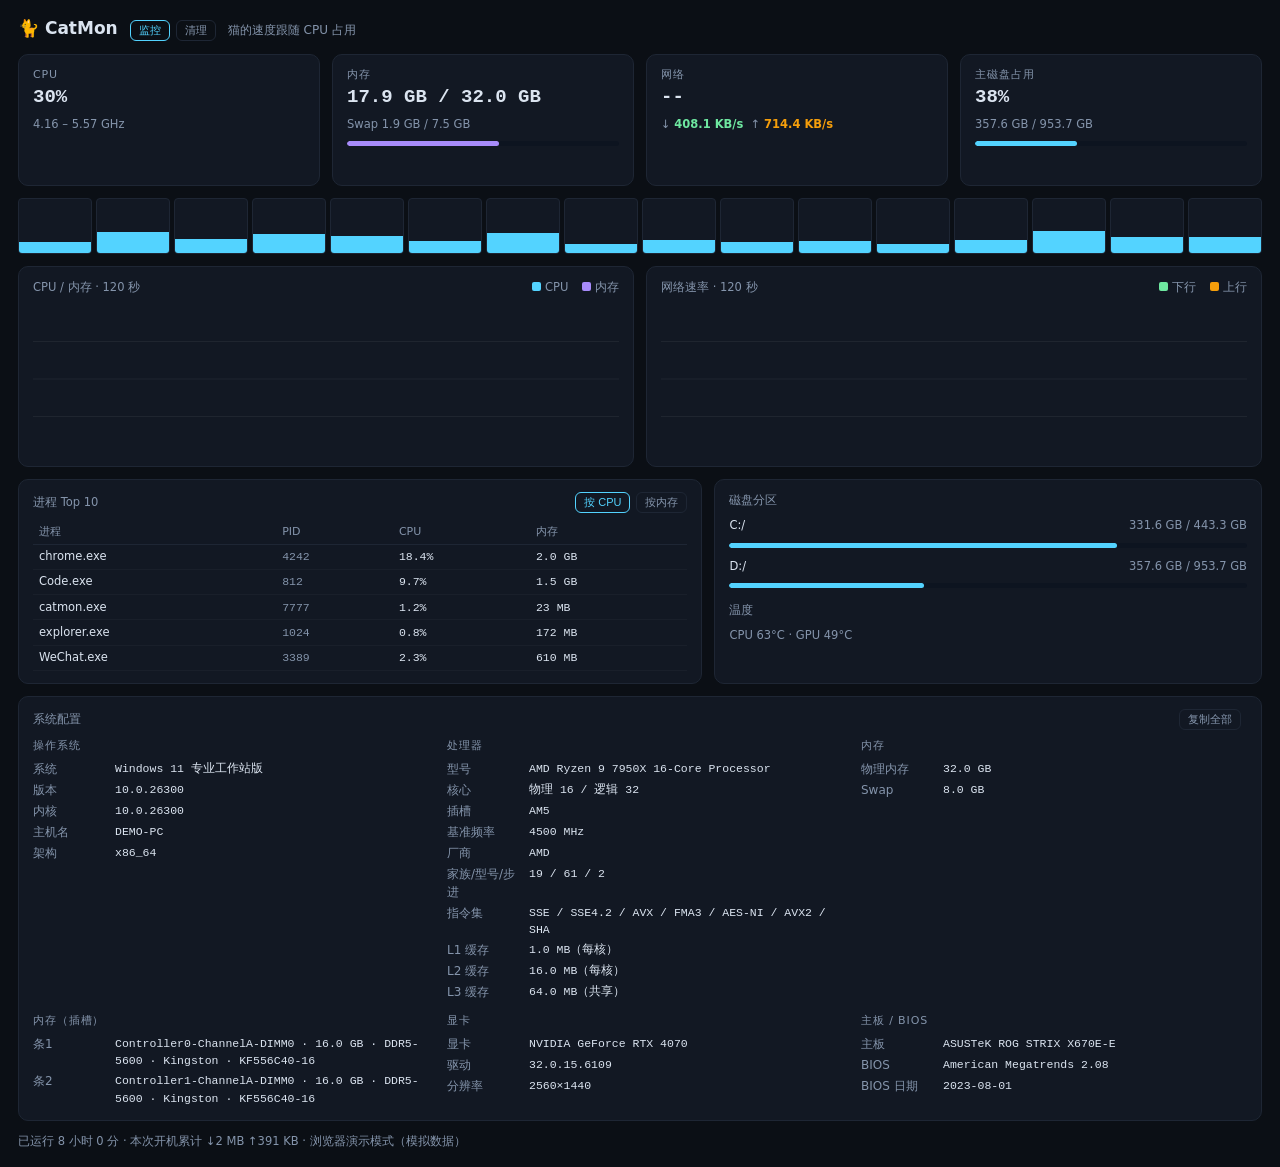
<file: ui/index.html>
<!doctype html>
<html lang="zh-CN">
<head>
<meta charset="utf-8">
<meta name="viewport" content="width=device-width,initial-scale=1">
<title>CatMon · 系统监视器</title>
<link rel="stylesheet" href="style.css">
</head>
<body>
<header>
  <div class="brand">🐈 CatMon</div>
  <nav class="tabs">
    <button id="navMon" class="on">监控</button>
    <button id="navClean">清理</button>
  </nav>
  <div class="sub" id="metricHint">猫的速度跟随 CPU 占用</div>
</header>

<div id="viewMon">
<section class="cards">
  <div class="card">
    <div class="k">CPU</div>
    <div class="v" id="cpuV">--</div>
    <div class="detail" id="cpuDetail"></div>
    <canvas id="cpuSpark" class="spark"></canvas>
  </div>
  <div class="card">
    <div class="k">内存</div>
    <div class="v" id="memV">--</div>
    <div class="detail" id="memDetail"></div>
    <div class="bar"><i id="memBar"></i></div>
  </div>
  <div class="card">
    <div class="k">网络</div>
    <div class="v" id="netV">--</div>
    <div class="detail"><span class="rx">↓ <b id="rxV"></b></span>&nbsp; <span class="tx">↑ <b id="txV"></b></span></div>
  </div>
  <div class="card">
    <div class="k">主磁盘占用</div>
    <div class="v" id="diskV">--</div>
    <div class="detail" id="diskDetail"></div>
    <div class="bar"><i id="diskBar"></i></div>
  </div>
</section>

<section class="cores" id="cores"></section>

<section class="charts">
  <div class="panel">
    <div class="pk">CPU / 内存 · 120 秒
      <span class="legend"><i class="lg1"></i>CPU <i class="lg2"></i>内存</span>
    </div>
    <canvas id="chartMain"></canvas>
  </div>
  <div class="panel">
    <div class="pk">网络速率 · 120 秒
      <span class="legend"><i class="lg3"></i>下行 <i class="lg4"></i>上行</span>
    </div>
    <canvas id="chartNet"></canvas>
  </div>
</section>

<section class="bottom">
  <div class="panel">
    <div class="pk">进程 Top 10
      <span class="tabs"><button id="tabCpu" class="on">按 CPU</button><button id="tabMem">按内存</button></span>
    </div>
    <table class="procs">
      <thead><tr><th>进程</th><th>PID</th><th>CPU</th><th>内存</th></tr></thead>
      <tbody id="procBody"></tbody>
    </table>
  </div>
  <div class="panel">
    <div class="pk">磁盘分区</div>
    <div id="disks" class="disklist"></div>
    <div class="pk" style="margin-top:14px">温度</div>
    <div id="temps" class="detail">--</div>
  </div>
</section>

<section class="panel" style="margin-top:12px">
  <div class="pk">系统配置
    <span class="tabs"><button id="btnCopyInfo">复制全部</button><span class="detail" id="copyMsg"></span></span>
  </div>
  <div id="sysinfo" class="sysinfo"><span class="detail">读取中…</span></div>
</section>

<footer><span id="foot">等待数据…</span><span class="detail" id="ver" style="float:right"></span></footer>
</div>

<div id="viewClean" style="display:none">
  <section class="panel">
    <div class="pk">清理 · 注册表项删除前自动导出 .reg 备份（双击可还原）<span class="detail">备份目录：%APPDATA%\dev.catmon.app\clean-backups\</span>
      <span class="tabs">
        <span class="detail" id="lastClean"></span>
        <button id="btnRescan">重新扫描</button>
        <button id="btnClean" class="primary">清理所选</button>
      </span>
    </div>
    <div class="pk" style="margin-top:4px">文件垃圾</div>
    <div id="cleanFiles" class="cleanlist"></div>
    <div class="pk" style="margin-top:14px">注册表 / 隐私</div>
    <div id="cleanReg" class="cleanlist"></div>
    <div id="cleanReport" class="detail" style="margin-top:10px"></div>
  </section>

  <section class="panel" style="margin-top:12px">
    <div class="pk">开机自启（删除前自动备份；全体用户项需管理员，不处理）</div>
    <table class="procs" id="startupTable">
      <thead><tr><th style="width:34%">名称</th><th>命令 / 位置</th><th style="width:70px">操作</th></tr></thead>
      <tbody id="startupBody"><tr><td colspan="3" class="detail">扫描中…</td></tr></tbody>
    </table>
  </section>

  <section class="panel" style="margin-top:12px">
    <div class="pk">大文件 · 仅列出不动手
      <span class="tabs" id="bigThresh">
        <button data-mb="100" class="on">≥100MB</button>
        <button data-mb="500">≥500MB</button>
        <button data-mb="1024">≥1GB</button>
      </span>
      <span class="tabs"><button id="btnBig">扫描常用目录</button></span>
    </div>
    <table class="procs" id="bigTable">
      <thead><tr><th>文件</th><th style="width:90px">大小</th><th style="width:110px">修改时间</th></tr></thead>
      <tbody id="bigBody"><tr><td colspan="3" class="detail">点击「扫描常用目录」（桌面/下载/文档/视频/图片）</td></tr></tbody>
    </table>
  </section>

  <section class="panel" style="margin-top:12px">
    <div class="pk">维护
      <span class="tabs"><button id="btnDns">刷新 DNS 缓存</button></span>
      <span class="detail" id="dnsMsg"></span>
    </div>
  </section>
</div>
<script src="app.js"></script>
</body>
</html>
</file>
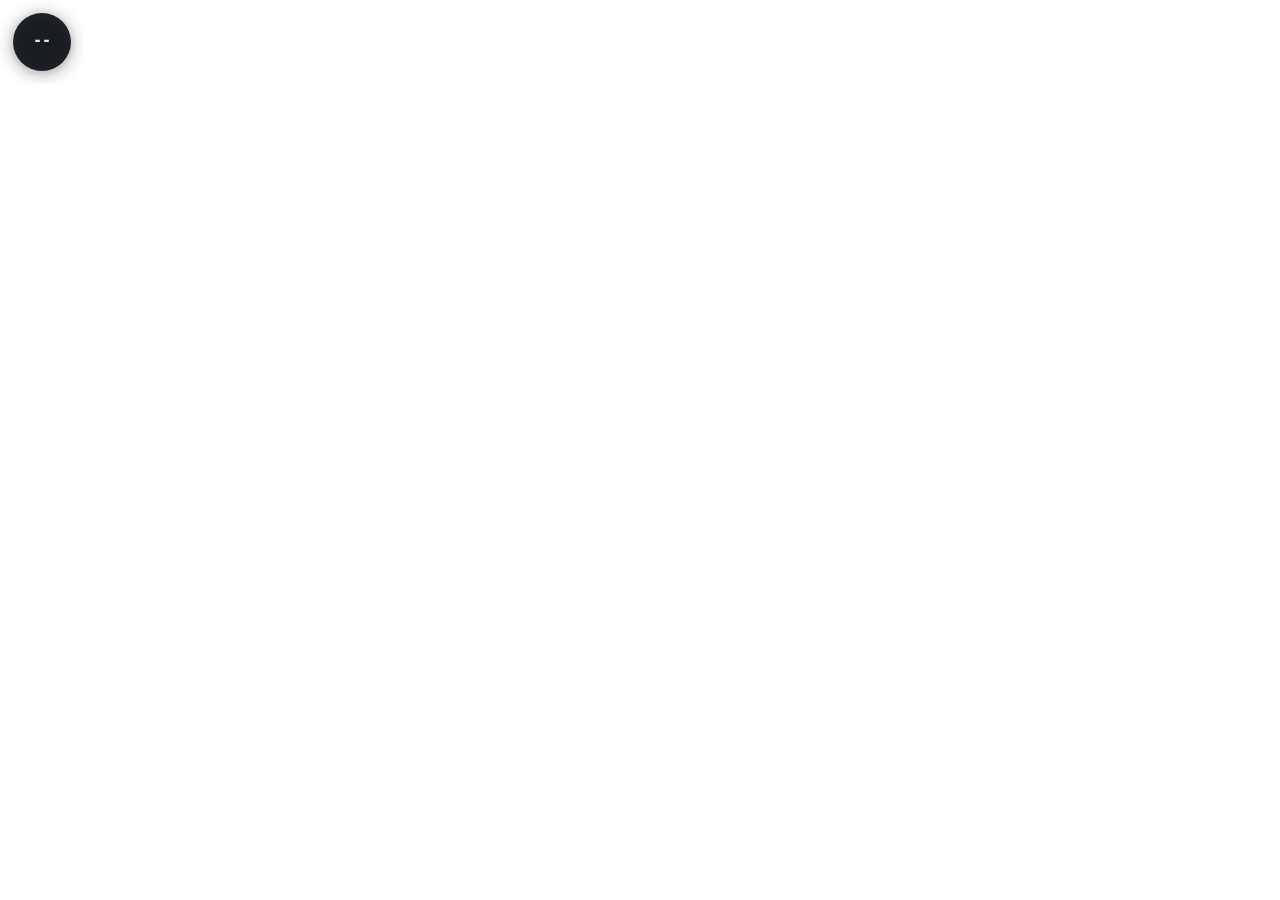
<file: ui/ball.html>
<!doctype html>
<html lang="zh-CN">
<head>
<meta charset="utf-8">
<title>CatMon 悬浮球</title>
<style>
  * { margin: 0; box-sizing: border-box; }
  html, body { width: 84px; height: 84px; background: transparent; overflow: hidden; user-select: none; }
  #ball { width: 84px; height: 84px; display: flex; align-items: center; justify-content: center; cursor: pointer; }
  #ring {
    --p: 0;
    width: 76px; height: 76px; border-radius: 50%;
    background: conic-gradient(#53d3ff calc(var(--p) * 1%), rgba(255, 255, 255, .14) 0);
    display: flex; align-items: center; justify-content: center;
    filter: drop-shadow(0 2px 6px rgba(0, 0, 0, .45));
  }
  #hole {
    width: 58px; height: 58px; border-radius: 50%;
    background: rgba(11, 15, 21, .9);
    display: flex; flex-direction: column; align-items: center; justify-content: center;
    font-family: Consolas, monospace; color: #dbe4f0;
  }
  #cpuV { font-size: 15px; font-weight: 700; line-height: 1; }
  #memV { font-size: 9px; color: #8494ab; margin-top: 3px; }
</style>
</head>
<body>
<div id="ball" title="左键：开/关面板 · 拖动：移动 · 右键：隐藏悬浮球">
  <div id="ring">
    <div id="hole">
      <span id="cpuV">--</span>
      <span id="memV"></span>
    </div>
  </div>
</div>
<script src="ball.js"></script>
</body>
</html>
</file>
<file: ui/style.css>
* { box-sizing: border-box; margin: 0; }
:root {
  --bg: #0b0f15; --panel: #121823; --line: #1e2634;
  --txt: #dbe4f0; --dim: #8494ab;
  --cy: #53d3ff; --pu: #a78bfa; --gr: #6ee7a0; --or: #f59e0b;
}
body {
  background: var(--bg); color: var(--txt);
  font: 13px/1.5 "Segoe UI", "Microsoft YaHei", system-ui, sans-serif;
  padding: 16px 18px; user-select: none; overflow-y: auto;
}
header { display: flex; align-items: baseline; gap: 12px; margin-bottom: 12px; }
.brand { font-size: 17px; font-weight: 600; }
.sub { color: var(--dim); font-size: 12px; }

.tabs { display: inline-flex; gap: 6px; }
.tabs button {
  background: transparent; border: 1px solid var(--line); color: var(--dim);
  border-radius: 6px; font-size: 11px; padding: 2px 10px; cursor: pointer;
}
.tabs button.on { color: var(--cy); border-color: var(--cy); }
.tabs button.primary { color: var(--bg); background: var(--cy); border-color: var(--cy); font-weight: 600; }
.tabs button:disabled { opacity: .45; cursor: wait; }

.cleanlist { display: grid; grid-template-columns: 1fr 1fr; gap: 8px 12px; }
.cat {
  display: flex; align-items: center; gap: 10px;
  border: 1px solid var(--line); border-radius: 8px; padding: 9px 12px;
  cursor: pointer; min-width: 0;
}
.cat:hover { border-color: #2a3548; }
.cat input { flex: 0 0 auto; accent-color: var(--cy); }
.cat .ct { font-size: 12.5px; }
.cat .cd { color: var(--dim); font-size: 11px; margin-top: 1px; overflow: hidden; text-overflow: ellipsis; white-space: nowrap; }
.cat .cs { margin-left: auto; color: var(--cy); font-family: Consolas, monospace; font-size: 11.5px; white-space: nowrap; }
.cat.zero { opacity: .45; }
.rowbtn {
  background: transparent; border: 1px solid #7a3b3b; color: #f8a0a0;
  border-radius: 6px; font-size: 11px; padding: 1px 8px; cursor: pointer;
}
.rowbtn:hover { background: #3a2326; }

.cards { display: grid; grid-template-columns: repeat(4, 1fr); gap: 12px; }
.card {
  background: var(--panel); border: 1px solid var(--line);
  border-radius: 10px; padding: 12px 14px; min-width: 0;
}
.k { color: var(--dim); font-size: 11px; letter-spacing: .08em; }
.v {
  font: 600 19px/1.3 "JetBrains Mono", Consolas, monospace;
  margin: 2px 0 6px; white-space: nowrap; overflow: hidden; text-overflow: ellipsis;
}
.detail { color: var(--dim); font-size: 11.5px; }
.detail b { color: var(--txt); font-weight: 600; }
.rx b { color: var(--gr); } .tx b { color: var(--or); }
.spark { width: 100%; height: 34px; display: block; margin-top: 6px; }
.bar { height: 5px; background: #0d1420; border-radius: 3px; overflow: hidden; margin-top: 8px; }
.bar i { display: block; height: 100%; background: var(--cy); border-radius: 3px; transition: width .4s; }
#memBar { background: var(--pu); }

.cores { display: flex; gap: 4px; margin: 12px 0; height: 56px; }
.core {
  flex: 1; background: var(--panel); border: 1px solid var(--line);
  border-radius: 4px; position: relative; overflow: hidden;
  display: flex; align-items: flex-end;
}
.core i { display: block; width: 100%; transition: height .5s; }

.charts { display: grid; grid-template-columns: 1fr 1fr; gap: 12px; }
.panel {
  background: var(--panel); border: 1px solid var(--line);
  border-radius: 10px; padding: 12px 14px; min-width: 0;
}
.pk {
  color: var(--dim); font-size: 11.5px;
  display: flex; justify-content: space-between; align-items: center; margin-bottom: 8px;
}
.charts canvas { width: 100%; height: 150px; display: block; }
.legend i { display: inline-block; width: 9px; height: 9px; border-radius: 2px; margin: 0 4px 0 10px; }
.lg1 { background: var(--cy); } .lg2 { background: var(--pu); }
.lg3 { background: var(--gr); } .lg4 { background: var(--or); }

.bottom { display: grid; grid-template-columns: 1.25fr 1fr; gap: 12px; margin-top: 12px; }
.tabs button {
  background: transparent; border: 1px solid var(--line); color: var(--dim);
  border-radius: 6px; font-size: 11px; padding: 2px 8px; cursor: pointer;
}
.tabs button.on { color: var(--cy); border-color: var(--cy); }
table.procs { width: 100%; border-collapse: collapse; font-size: 12px; }
.procs th {
  text-align: left; color: var(--dim); font-weight: 500;
  padding: 3px 6px; border-bottom: 1px solid var(--line); font-size: 11px;
}
.procs td {
  padding: 3.5px 6px; border-bottom: 1px solid rgba(255,255,255,.03);
  font-family: Consolas, monospace; font-size: 11.5px;
}
.procs td:first-child { font-family: inherit; }
.procs th:nth-child(2), .procs td:nth-child(2) { color: var(--dim); }

.disk { margin-bottom: 10px; }
.dl { display: flex; justify-content: space-between; font-size: 11.5px; color: var(--dim); margin-bottom: 3px; }
.dl span:first-child { color: var(--txt); }
.disklist { margin-top: 2px; }

.sysinfo {
  display: grid; grid-template-columns: repeat(auto-fit, minmax(300px, 1fr));
  gap: 10px 28px; user-select: text;
}
.sig-t { color: var(--dim); font-size: 11px; letter-spacing: .08em; margin-bottom: 4px; }
.kv { display: flex; gap: 10px; font-size: 12px; padding: 1.5px 0; }
.k2 { color: var(--dim); flex: 0 0 72px; }
.v2 { font-family: Consolas, monospace; font-size: 11.5px; word-break: break-word; }

footer { color: var(--dim); font-size: 11.5px; margin-top: 12px; }
::-webkit-scrollbar { width: 8px; }
::-webkit-scrollbar-thumb { background: #243044; border-radius: 4px; }
</file>
